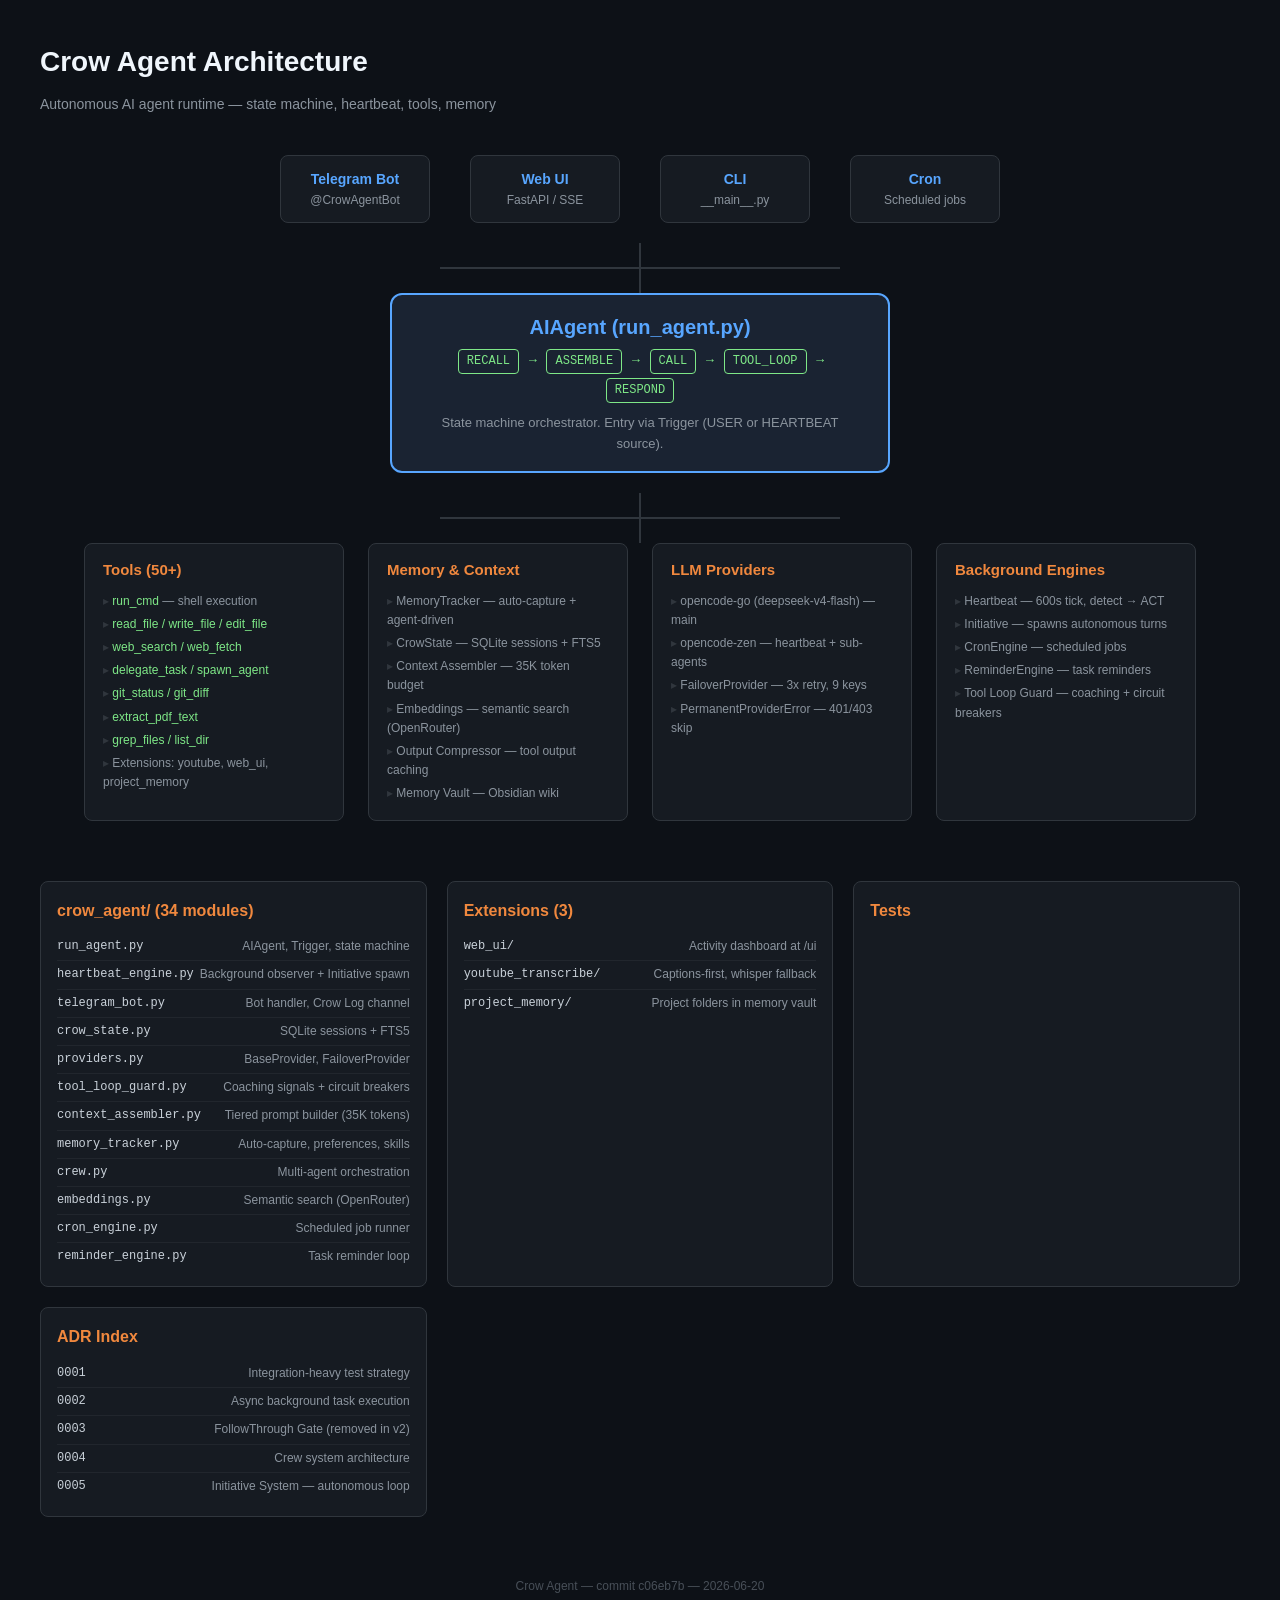
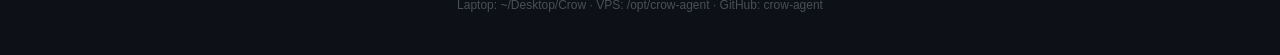
<file: docs/architecture.html>
<!DOCTYPE html>
<html lang="en">
<head>
<meta charset="UTF-8">
<meta name="viewport" content="width=device-width, initial-scale=1.0">
<title>Crow Agent — Architecture</title>
<style>
* { margin: 0; padding: 0; box-sizing: border-box; }
body { background: #0d1117; color: #c9d1d9; font: 14px/1.6 -apple-system, BlinkMacSystemFont, sans-serif; padding: 40px; }
h1 { color: #f0f6fc; font-size: 28px; margin-bottom: 8px; }
.sub { color: #8b949e; margin-bottom: 40px; }

.arch { display: flex; flex-direction: column; align-items: center; gap: 0; }

/* Entry points row */
.entry-row { display: flex; gap: 40px; justify-content: center; margin-bottom: 20px; flex-wrap: wrap; }
.entry { background: #161b22; border: 1px solid #30363d; border-radius: 8px; padding: 12px 20px; text-align: center; min-width: 150px; }
.entry .name { color: #58a6ff; font-weight: 600; }
.entry .desc { color: #8b949e; font-size: 12px; }

/* Connector */
.connector { display: flex; flex-direction: column; align-items: center; }
.conn-line { width: 2px; height: 24px; background: #30363d; }
.conn-horiz { display: flex; align-items: center; }
.conn-horiz-line { height: 2px; background: #30363d; width: 400px; max-width: 80vw; }

/* Main node */
.main-node { background: #1a2332; border: 2px solid #58a6ff; border-radius: 12px; padding: 16px 28px; text-align: center; margin: 0 0 20px 0; max-width: 500px; }
.main-node .name { color: #58a6ff; font-size: 20px; font-weight: 700; }
.main-node .state { color: #7ee787; font-size: 13px; margin-top: 4px; font-family: monospace; }
.main-node .desc { color: #8b949e; font-size: 13px; margin-top: 8px; }

/* Subsystems row */
.subsys-row { display: flex; gap: 24px; justify-content: center; flex-wrap: wrap; margin-bottom: 20px; }
.subsys { background: #161b22; border: 1px solid #30363d; border-radius: 8px; padding: 14px 18px; min-width: 180px; max-width: 260px; }
.subsys .name { color: #f0883e; font-weight: 600; font-size: 15px; }
.subsys ul { list-style: none; margin-top: 8px; }
.subsys li { color: #8b949e; font-size: 12px; padding: 2px 0; }
.subsys li::before { content: "▸ "; color: #30363d; }
.subsys .t { color: #7ee787; }

/* Details section */
.details { margin-top: 40px; display: grid; grid-template-columns: repeat(auto-fit, minmax(320px, 1fr)); gap: 20px; }
.card { background: #161b22; border: 1px solid #30363d; border-radius: 8px; padding: 16px; }
.card h3 { color: #f0883e; font-size: 16px; margin-bottom: 10px; }
.card .item { display: flex; justify-content: space-between; padding: 4px 0; font-size: 13px; border-bottom: 1px solid #21262d; }
.card .item:last-child { border-bottom: none; }
.card .item .f { color: #c9d1d9; font-family: monospace; font-size: 12px; }
.card .item .r { color: #8b949e; font-size: 12px; }

.footer { margin-top: 60px; text-align: center; color: #484f58; font-size: 12px; }
.phase { display: inline-block; background: #1a2332; border: 1px solid #30363d; border-radius: 4px; padding: 2px 8px; margin: 2px; font-family: monospace; font-size: 12px; }
.phase.now { border-color: #7ee787; color: #7ee787; }

</style>
</head>
<body>

<h1>Crow Agent Architecture</h1>
<p class="sub">Autonomous AI agent runtime — state machine, heartbeat, tools, memory</p>

<div class="arch">

  <!-- Entry points -->
  <div class="entry-row">
    <div class="entry"><div class="name">Telegram Bot</div><div class="desc">@CrowAgentBot</div></div>
    <div class="entry"><div class="name">Web UI</div><div class="desc">FastAPI / SSE</div></div>
    <div class="entry"><div class="name">CLI</div><div class="desc">__main__.py</div></div>
    <div class="entry"><div class="name">Cron</div><div class="desc">Scheduled jobs</div></div>
  </div>

  <div class="connector">
    <div class="conn-line"></div>
    <div class="conn-horiz"><div class="conn-horiz-line"></div></div>
    <div class="conn-line"></div>
  </div>

  <!-- Core -->
  <div class="main-node">
    <div class="name">AIAgent (run_agent.py)</div>
    <div class="state">
      <span class="phase now">RECALL</span> → <span class="phase now">ASSEMBLE</span> → <span class="phase now">CALL</span> → <span class="phase now">TOOL_LOOP</span> → <span class="phase now">RESPOND</span>
    </div>
    <div class="desc">State machine orchestrator. Entry via Trigger (USER or HEARTBEAT source).</div>
  </div>

  <div class="connector">
    <div class="conn-line"></div>
    <div class="conn-horiz"><div class="conn-horiz-line"></div></div>
    <div class="conn-line"></div>
  </div>

  <!-- Subsystems -->
  <div class="subsys-row">
    <div class="subsys">
      <div class="name">Tools (50+)</div>
      <ul>
        <li><span class="t">run_cmd</span> — shell execution</li>
        <li><span class="t">read_file / write_file / edit_file</span></li>
        <li><span class="t">web_search / web_fetch</span></li>
        <li><span class="t">delegate_task / spawn_agent</span></li>
        <li><span class="t">git_status / git_diff</span></li>
        <li><span class="t">extract_pdf_text</span></li>
        <li><span class="t">grep_files / list_dir</span></li>
        <li>Extensions: youtube, web_ui, project_memory</li>
      </ul>
    </div>

    <div class="subsys">
      <div class="name">Memory & Context</div>
      <ul>
        <li>MemoryTracker — auto-capture + agent-driven</li>
        <li>CrowState — SQLite sessions + FTS5</li>
        <li>Context Assembler — 35K token budget</li>
        <li>Embeddings — semantic search (OpenRouter)</li>
        <li>Output Compressor — tool output caching</li>
        <li>Memory Vault — Obsidian wiki</li>
      </ul>
    </div>

    <div class="subsys">
      <div class="name">LLM Providers</div>
      <ul>
        <li>opencode-go (deepseek-v4-flash) — main</li>
        <li>opencode-zen — heartbeat + sub-agents</li>
        <li>FailoverProvider — 3x retry, 9 keys</li>
        <li>PermanentProviderError — 401/403 skip</li>
      </ul>
    </div>

    <div class="subsys">
      <div class="name">Background Engines</div>
      <ul>
        <li>Heartbeat — 600s tick, detect → ACT</li>
        <li>Initiative — spawns autonomous turns</li>
        <li>CronEngine — scheduled jobs</li>
        <li>ReminderEngine — task reminders</li>
        <li>Tool Loop Guard — coaching + circuit breakers</li>
      </ul>
    </div>
  </div>

</div>

<!-- Detailed module breakdown -->
<div class="details">

  <div class="card">
    <h3>crow_agent/ (34 modules)</h3>
    <div class="item"><span class="f">run_agent.py</span><span class="r">AIAgent, Trigger, state machine</span></div>
    <div class="item"><span class="f">heartbeat_engine.py</span><span class="r">Background observer + Initiative spawn</span></div>
    <div class="item"><span class="f">telegram_bot.py</span><span class="r">Bot handler, Crow Log channel</span></div>
    <div class="item"><span class="f">crow_state.py</span><span class="r">SQLite sessions + FTS5</span></div>
    <div class="item"><span class="f">providers.py</span><span class="r">BaseProvider, FailoverProvider</span></div>
    <div class="item"><span class="f">tool_loop_guard.py</span><span class="r">Coaching signals + circuit breakers</span></div>
    <div class="item"><span class="f">context_assembler.py</span><span class="r">Tiered prompt builder (35K tokens)</span></div>
    <div class="item"><span class="f">memory_tracker.py</span><span class="r">Auto-capture, preferences, skills</span></div>
    <div class="item"><span class="f">crew.py</span><span class="r">Multi-agent orchestration</span></div>
    <div class="item"><span class="f">embeddings.py</span><span class="r">Semantic search (OpenRouter)</span></div>
    <div class="item"><span class="f">cron_engine.py</span><span class="r">Scheduled job runner</span></div>
    <div class="item"><span class="f">reminder_engine.py</span><span class="r">Task reminder loop</span></div>
  </div>

  <div class="card">
    <h3>Extensions (3)</h3>
    <div class="item"><span class="f">web_ui/</span><span class="r">Activity dashboard at /ui</span></div>
    <div class="item"><span class="f">youtube_transcribe/</span><span class="r">Captions-first, whisper fallback</span></div>
    <div class="item"><span class="f">project_memory/</span><span class="r">Project folders in memory vault</span></div>
  </div>

  <div class="card">
    <h3>Tests</h3>
  </div>

  <div class="card">
    <h3>ADR Index</h3>
    <div class="item"><span class="f">0001</span><span class="r">Integration-heavy test strategy</span></div>
    <div class="item"><span class="f">0002</span><span class="r">Async background task execution</span></div>
    <div class="item"><span class="f">0003</span><span class="r">FollowThrough Gate (removed in v2)</span></div>
    <div class="item"><span class="f">0004</span><span class="r">Crew system architecture</span></div>
    <div class="item"><span class="f">0005</span><span class="r">Initiative System — autonomous loop</span></div>
  </div>

</div>

<div class="footer">
  Crow Agent — commit c06eb7b — 2026-06-20<br>
  Laptop: ~/Desktop/Crow · VPS: /opt/crow-agent · GitHub: crow-agent
</div>

</body>
</html>
</file>
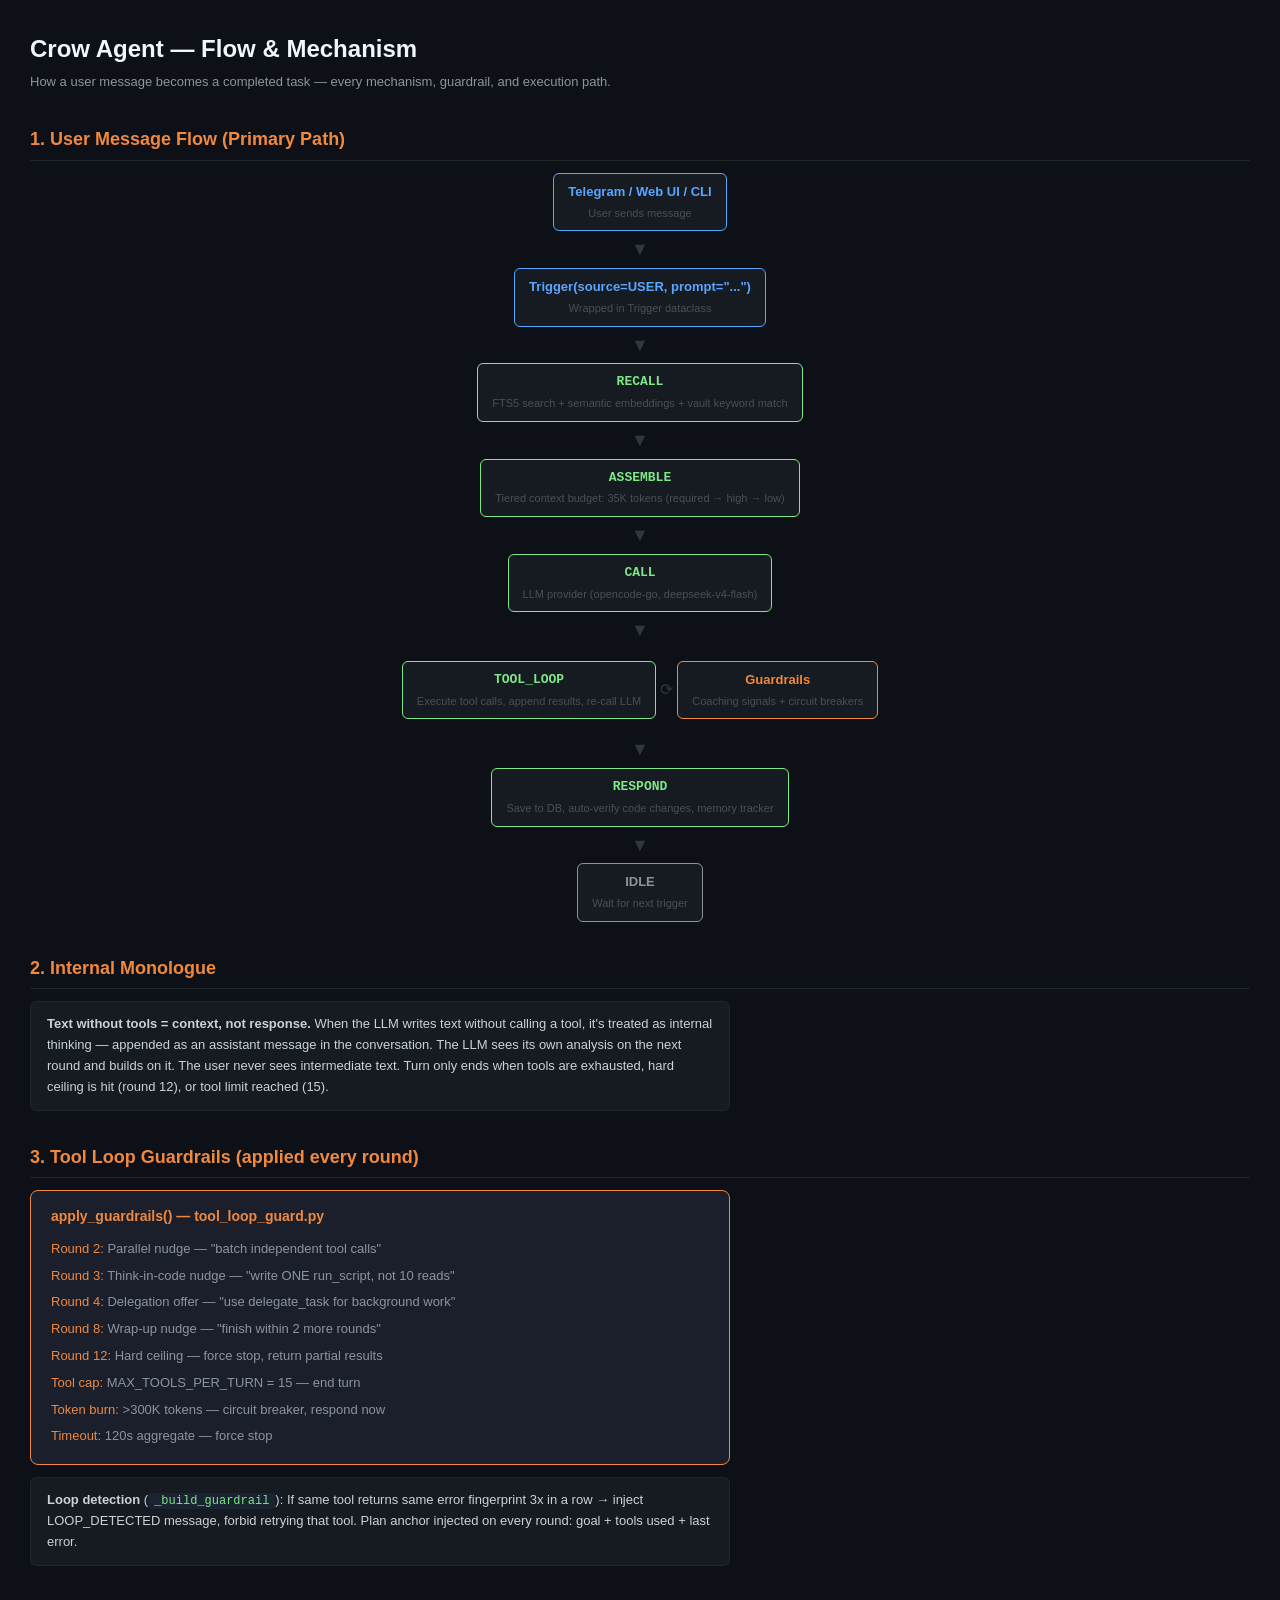
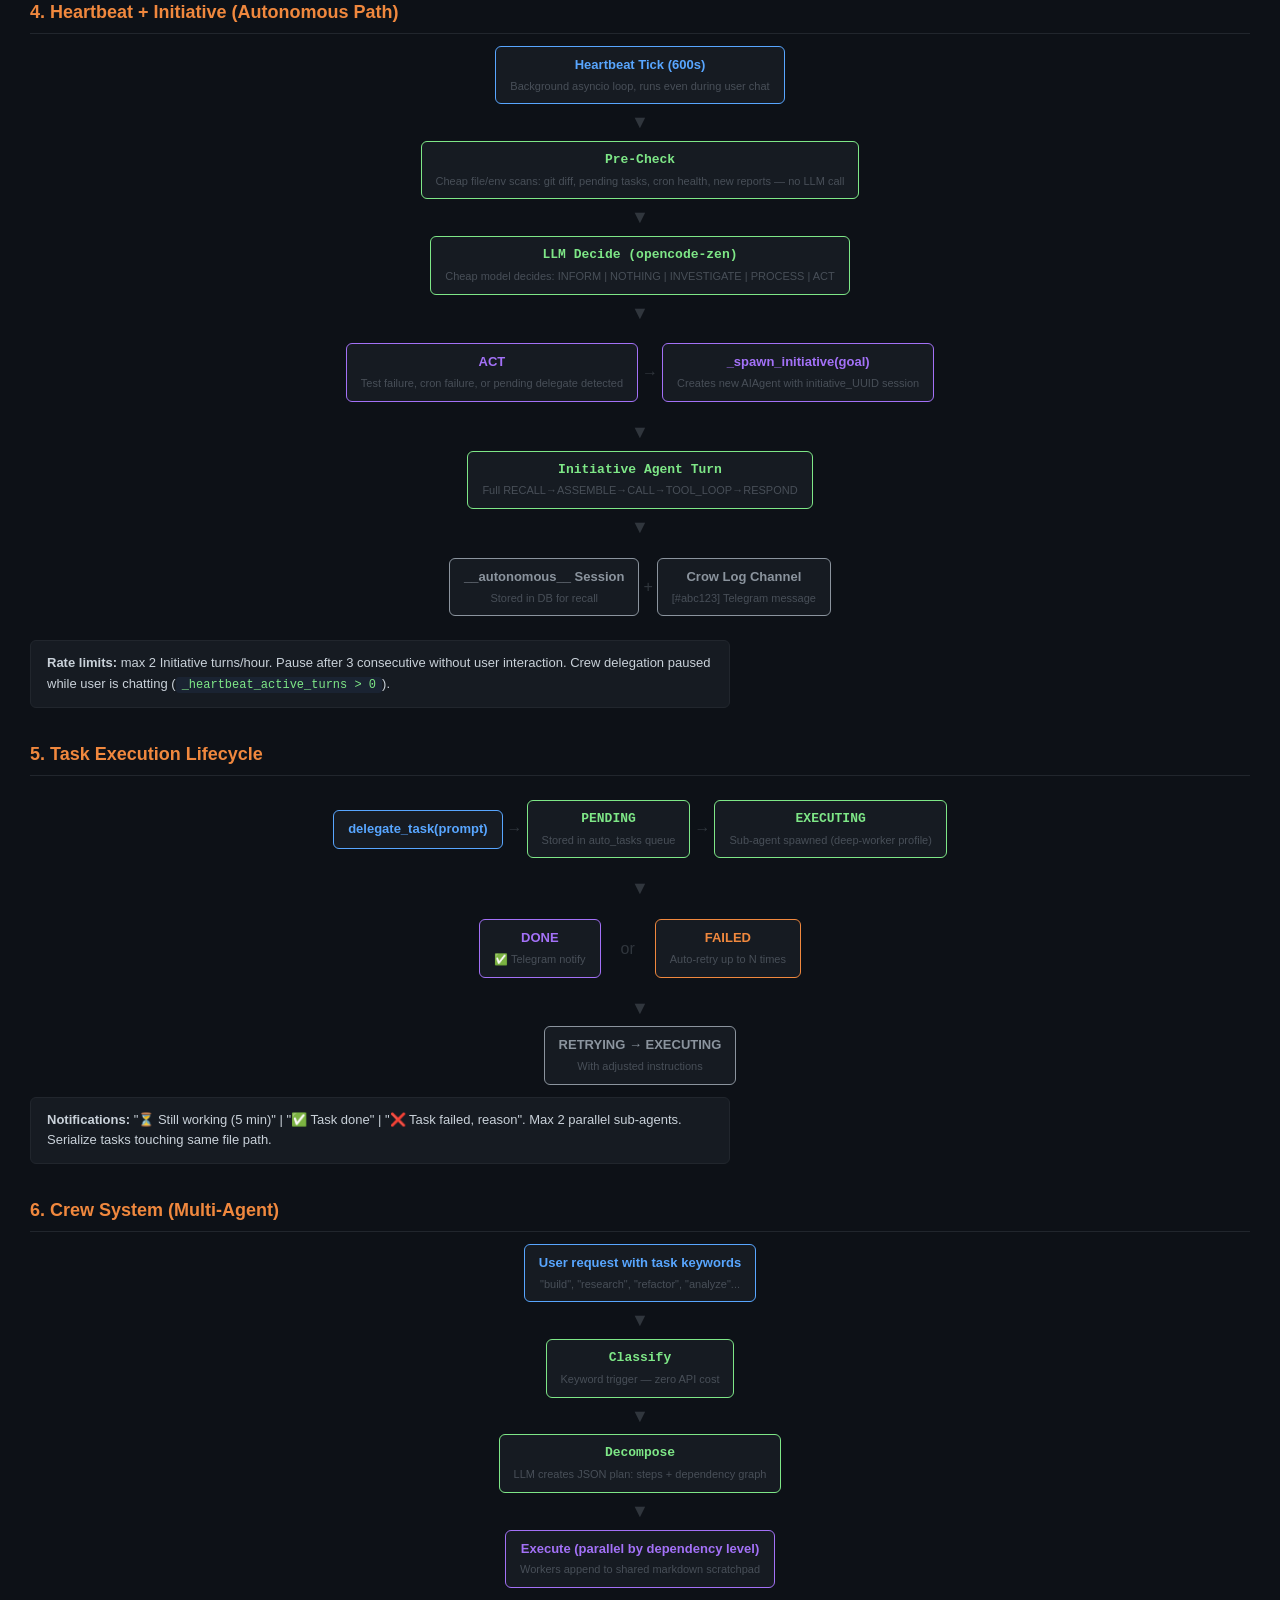
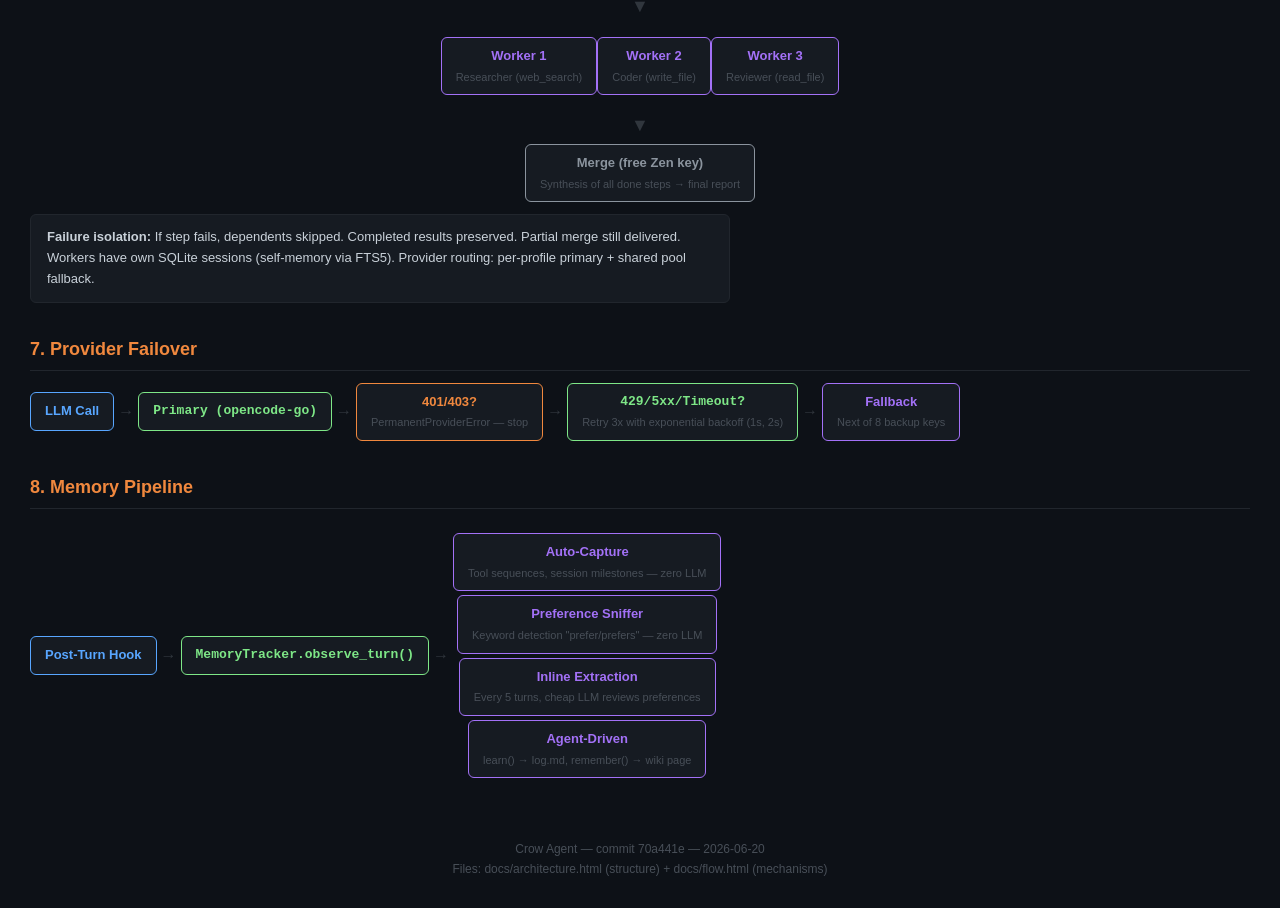
<file: docs/flow.html>
<!DOCTYPE html>
<html lang="en">
<head>
<meta charset="UTF-8">
<meta name="viewport" content="width=device-width, initial-scale=1.0">
<title>Crow Agent — Flow & Mechanism</title>
<style>
* { margin: 0; padding: 0; box-sizing: border-box; }
body { background: #0d1117; color: #c9d1d9; font: 14px/1.6 -apple-system, BlinkMacSystemFont, sans-serif; padding: 30px; }
h1 { color: #f0f6fc; font-size: 24px; margin-bottom: 4px; }
h2 { color: #f0883e; font-size: 18px; margin: 32px 0 12px 0; border-bottom: 1px solid #21262d; padding-bottom: 6px; }
.sub { color: #8b949e; margin-bottom: 30px; font-size: 13px; }

/* Flow rows */
.flow { display: flex; align-items: center; gap: 0; flex-wrap: wrap; margin: 12px 0; }
.node { background: #161b22; border: 1px solid #30363d; border-radius: 6px; padding: 8px 14px; text-align: center; font-size: 13px; white-space: nowrap; }
.node.entry { border-color: #58a6ff; }
.node.entry .n { color: #58a6ff; font-weight: 600; }
.node.state { border-color: #7ee787; }
.node.state .n { color: #7ee787; font-weight: 600; font-family: monospace; }
.node.guard { border-color: #f0883e; }
.node.guard .n { color: #f0883e; font-weight: 600; }
.node.tool { border-color: #a371f7; }
.node.tool .n { color: #a371f7; font-weight: 600; }
.node.out { border-color: #8b949e; }
.node.out .n { color: #8b949e; font-weight: 600; }
.node .d { color: #484f58; font-size: 11px; margin-top: 2px; }

.arrow { color: #30363d; font-size: 16px; padding: 0 4px; }
.arrow.down { display: block; text-align: center; font-size: 18px; padding: 4px 0; }
.vflow { display: flex; flex-direction: column; align-items: center; }

/* Guardrail box */
.guard-box { background: #1a1f2b; border: 1px solid #f0883e; border-radius: 8px; padding: 14px 20px; margin: 12px 0; max-width: 700px; }
.guard-box .title { color: #f0883e; font-weight: 600; margin-bottom: 8px; }
.guard-box .rule { font-size: 13px; padding: 3px 0; }
.guard-box .rule .r { color: #f0883e; }
.guard-box .rule .v { color: #8b949e; }

/* Detail box */
.detail { background: #161b22; border: 1px solid #21262d; border-radius: 6px; padding: 12px 16px; margin: 8px 0; font-size: 13px; max-width: 700px; }

/* Code inline */
code { background: #1a2332; padding: 1px 6px; border-radius: 3px; font-size: 12px; color: #7ee787; }

.footer { margin-top: 50px; text-align: center; color: #484f58; font-size: 12px; }
</style>
</head>
<body>

<h1>Crow Agent — Flow & Mechanism</h1>
<p class="sub">How a user message becomes a completed task — every mechanism, guardrail, and execution path.</p>

<!-- ═══════════════════════════════════════════════════════════ -->
<h2>1. User Message Flow (Primary Path)</h2>

<div class="vflow">
  <div class="node entry"><div class="n">Telegram / Web UI / CLI</div><div class="d">User sends message</div></div>
  <div class="arrow down">▼</div>
  <div class="node entry"><div class="n">Trigger(source=USER, prompt="...")</div><div class="d">Wrapped in Trigger dataclass</div></div>
  <div class="arrow down">▼</div>
  <div class="node state"><div class="n">RECALL</div><div class="d">FTS5 search + semantic embeddings + vault keyword match</div></div>
  <div class="arrow down">▼</div>
  <div class="node state"><div class="n">ASSEMBLE</div><div class="d">Tiered context budget: 35K tokens (required → high → low)</div></div>
  <div class="arrow down">▼</div>
  <div class="node state"><div class="n">CALL</div><div class="d">LLM provider (opencode-go, deepseek-v4-flash)</div></div>
  <div class="arrow down">▼</div>
  <div class="flow">
    <div class="node state"><div class="n">TOOL_LOOP</div><div class="d">Execute tool calls, append results, re-call LLM</div></div>
    <div class="arrow">⟳</div>
    <div class="node guard"><div class="n">Guardrails</div><div class="d">Coaching signals + circuit breakers</div></div>
  </div>
  <div class="arrow down">▼</div>
  <div class="node state"><div class="n">RESPOND</div><div class="d">Save to DB, auto-verify code changes, memory tracker</div></div>
  <div class="arrow down">▼</div>
  <div class="node out"><div class="n">IDLE</div><div class="d">Wait for next trigger</div></div>
</div>

<!-- ═══════════════════════════════════════════════════════════ -->
<h2>2. Internal Monologue</h2>

<div class="detail">
  <strong>Text without tools = context, not response.</strong> When the LLM writes text without calling a tool, it's treated as internal thinking — appended as an assistant message in the conversation. The LLM sees its own analysis on the next round and builds on it. The user never sees intermediate text. Turn only ends when tools are exhausted, hard ceiling is hit (round 12), or tool limit reached (15).
</div>

<!-- ═══════════════════════════════════════════════════════════ -->
<h2>3. Tool Loop Guardrails (applied every round)</h2>

<div class="guard-box">
  <div class="title">apply_guardrails() — tool_loop_guard.py</div>
  <div class="rule"><span class="r">Round 2:</span> <span class="v">Parallel nudge — "batch independent tool calls"</span></div>
  <div class="rule"><span class="r">Round 3:</span> <span class="v">Think-in-code nudge — "write ONE run_script, not 10 reads"</span></div>
  <div class="rule"><span class="r">Round 4:</span> <span class="v">Delegation offer — "use delegate_task for background work"</span></div>
  <div class="rule"><span class="r">Round 8:</span> <span class="v">Wrap-up nudge — "finish within 2 more rounds"</span></div>
  <div class="rule"><span class="r">Round 12:</span> <span class="v">Hard ceiling — force stop, return partial results</span></div>
  <div class="rule"><span class="r">Tool cap:</span> <span class="v">MAX_TOOLS_PER_TURN = 15 — end turn</span></div>
  <div class="rule"><span class="r">Token burn:</span> <span class="v">>300K tokens — circuit breaker, respond now</span></div>
  <div class="rule"><span class="r">Timeout:</span> <span class="v">120s aggregate — force stop</span></div>
</div>

<div class="detail">
  <strong>Loop detection</strong> (<code>_build_guardrail</code>): If same tool returns same error fingerprint 3x in a row → inject LOOP_DETECTED message, forbid retrying that tool. Plan anchor injected on every round: goal + tools used + last error.
</div>

<!-- ═══════════════════════════════════════════════════════════ -->
<h2>4. Heartbeat + Initiative (Autonomous Path)</h2>

<div class="vflow">
  <div class="node entry"><div class="n">Heartbeat Tick (600s)</div><div class="d">Background asyncio loop, runs even during user chat</div></div>
  <div class="arrow down">▼</div>
  <div class="node state"><div class="n">Pre-Check</div><div class="d">Cheap file/env scans: git diff, pending tasks, cron health, new reports — no LLM call</div></div>
  <div class="arrow down">▼</div>
  <div class="node state"><div class="n">LLM Decide (opencode-zen)</div><div class="d">Cheap model decides: INFORM | NOTHING | INVESTIGATE | PROCESS | ACT</div></div>
  <div class="arrow down">▼</div>
  <div class="flow">
    <div class="node tool"><div class="n">ACT</div><div class="d">Test failure, cron failure, or pending delegate detected</div></div>
    <div class="arrow">→</div>
    <div class="node tool"><div class="n">_spawn_initiative(goal)</div><div class="d">Creates new AIAgent with initiative_UUID session</div></div>
  </div>
  <div class="arrow down">▼</div>
  <div class="node state"><div class="n">Initiative Agent Turn</div><div class="d">Full RECALL→ASSEMBLE→CALL→TOOL_LOOP→RESPOND</div></div>
  <div class="arrow down">▼</div>
  <div class="flow">
    <div class="node out"><div class="n">__autonomous__ Session</div><div class="d">Stored in DB for recall</div></div>
    <div class="arrow">+</div>
    <div class="node out"><div class="n">Crow Log Channel</div><div class="d">[#abc123] Telegram message</div></div>
  </div>
</div>

<div class="detail" style="margin-top:12px;">
  <strong>Rate limits:</strong> max 2 Initiative turns/hour. Pause after 3 consecutive without user interaction. Crew delegation paused while user is chatting (<code>_heartbeat_active_turns > 0</code>).
</div>

<!-- ═══════════════════════════════════════════════════════════ -->
<h2>5. Task Execution Lifecycle</h2>

<div class="vflow">
  <div class="flow">
    <div class="node entry"><div class="n">delegate_task(prompt)</div></div>
    <div class="arrow">→</div>
    <div class="node state"><div class="n">PENDING</div><div class="d">Stored in auto_tasks queue</div></div>
    <div class="arrow">→</div>
    <div class="node state"><div class="n">EXECUTING</div><div class="d">Sub-agent spawned (deep-worker profile)</div></div>
  </div>
  <div class="arrow down">▼</div>
  <div class="flow">
    <div class="node tool"><div class="n">DONE</div><div class="d">✅ Telegram notify</div></div>
    <div class="arrow" style="padding: 0 20px;">or</div>
    <div class="node guard"><div class="n">FAILED</div><div class="d">Auto-retry up to N times</div></div>
  </div>
  <div class="arrow down">▼</div>
  <div class="node out"><div class="n">RETRYING → EXECUTING</div><div class="d">With adjusted instructions</div></div>
</div>

<div class="detail" style="margin-top:12px;">
  <strong>Notifications:</strong> "⏳ Still working (5 min)" | "✅ Task done" | "❌ Task failed, reason". Max 2 parallel sub-agents. Serialize tasks touching same file path.
</div>

<!-- ═══════════════════════════════════════════════════════════ -->
<h2>6. Crew System (Multi-Agent)</h2>

<div class="vflow">
  <div class="node entry"><div class="n">User request with task keywords</div><div class="d">"build", "research", "refactor", "analyze"...</div></div>
  <div class="arrow down">▼</div>
  <div class="node state"><div class="n">Classify</div><div class="d">Keyword trigger — zero API cost</div></div>
  <div class="arrow down">▼</div>
  <div class="node state"><div class="n">Decompose</div><div class="d">LLM creates JSON plan: steps + dependency graph</div></div>
  <div class="arrow down">▼</div>
  <div class="node tool"><div class="n">Execute (parallel by dependency level)</div><div class="d">Workers append to shared markdown scratchpad</div></div>
  <div class="arrow down">▼</div>
  <div class="flow">
    <div class="node tool"><div class="n">Worker 1</div><div class="d">Researcher (web_search)</div></div>
    <div class="node tool"><div class="n">Worker 2</div><div class="d">Coder (write_file)</div></div>
    <div class="node tool"><div class="n">Worker 3</div><div class="d">Reviewer (read_file)</div></div>
  </div>
  <div class="arrow down">▼</div>
  <div class="node out"><div class="n">Merge (free Zen key)</div><div class="d">Synthesis of all done steps → final report</div></div>
</div>

<div class="detail" style="margin-top:12px;">
  <strong>Failure isolation:</strong> If step fails, dependents skipped. Completed results preserved. Partial merge still delivered. Workers have own SQLite sessions (self-memory via FTS5). Provider routing: per-profile primary + shared pool fallback.
</div>

<!-- ═══════════════════════════════════════════════════════════ -->
<h2>7. Provider Failover</h2>

<div class="flow">
  <div class="node entry"><div class="n">LLM Call</div></div>
  <div class="arrow">→</div>
  <div class="node state"><div class="n">Primary (opencode-go)</div></div>
  <div class="arrow">→</div>
  <div class="node guard"><div class="n">401/403?</div><div class="d">PermanentProviderError — stop</div></div>
  <div class="arrow">→</div>
  <div class="node state"><div class="n">429/5xx/Timeout?</div><div class="d">Retry 3x with exponential backoff (1s, 2s)</div></div>
  <div class="arrow">→</div>
  <div class="node tool"><div class="n">Fallback</div><div class="d">Next of 8 backup keys</div></div>
</div>

<!-- ═══════════════════════════════════════════════════════════ -->
<h2>8. Memory Pipeline</h2>

<div class="flow">
  <div class="node entry"><div class="n">Post-Turn Hook</div></div>
  <div class="arrow">→</div>
  <div class="node state"><div class="n">MemoryTracker.observe_turn()</div></div>
  <div class="arrow">→</div>
  <div class="flow" style="flex-direction:column; gap:4px;">
    <div class="node tool"><div class="n">Auto-Capture</div><div class="d">Tool sequences, session milestones — zero LLM</div></div>
    <div class="node tool"><div class="n">Preference Sniffer</div><div class="d">Keyword detection "prefer/prefers" — zero LLM</div></div>
    <div class="node tool"><div class="n">Inline Extraction</div><div class="d">Every 5 turns, cheap LLM reviews preferences</div></div>
    <div class="node tool"><div class="n">Agent-Driven</div><div class="d">learn() → log.md, remember() → wiki page</div></div>
  </div>
</div>

<div class="footer">
  Crow Agent — commit 70a441e — 2026-06-20<br>
  Files: docs/architecture.html (structure) + docs/flow.html (mechanisms)
</div>

</body>
</html>
</file>
